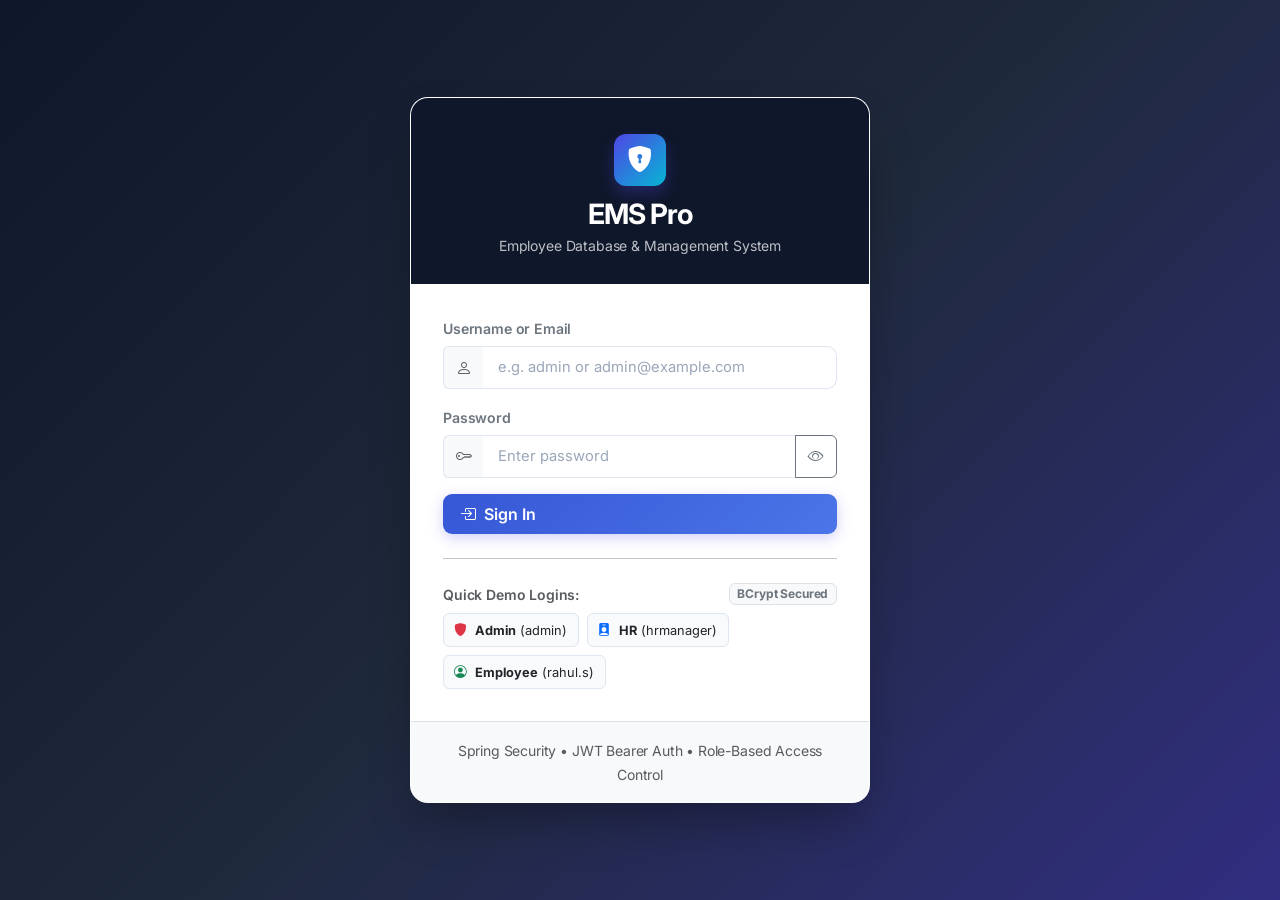
<file: frontend/index.html>
<!DOCTYPE html>
<html lang="en">
<head>
    <meta charset="UTF-8">
    <meta name="viewport" content="width=device-width, initial-scale=1.0">
    <title>Employee Management System | EMS Pro Dashboard</title>
    <!-- Google Fonts: Inter -->
    <link rel="preconnect" href="https://fonts.googleapis.com">
    <link rel="preconnect" href="https://fonts.gstatic.com" crossorigin>
    <link href="https://fonts.googleapis.com/css2?family=Inter:wght@400;500;600;700&display=swap" rel="stylesheet">
    <!-- Bootstrap 5 CSS -->
    <link href="https://cdn.jsdelivr.net/npm/bootstrap@5.3.3/dist/css/bootstrap.min.css" rel="stylesheet">
    <!-- Bootstrap Icons -->
    <link rel="stylesheet" href="https://cdn.jsdelivr.net/npm/bootstrap-icons@1.11.3/font/bootstrap-icons.min.css">
    <!-- Custom CSS -->
    <link rel="stylesheet" href="css/style.css">
</head>
<body>

    <!-- Navigation Bar -->
    <nav class="navbar navbar-expand-lg navbar-dark navbar-custom">
        <div class="container-fluid px-lg-4">
            <a class="navbar-brand" href="index.html">
                <div class="brand-icon"><i class="bi bi-people-fill"></i></div>
                <span>EMS Pro</span>
            </a>
            <button class="navbar-toggler" type="button" data-bs-toggle="collapse" data-bs-target="#navbarContent">
                <span class="navbar-toggler-icon"></span>
            </button>
            <div class="collapse navbar-collapse" id="navbarContent">
                <ul class="navbar-nav me-auto mb-2 mb-lg-0 ms-lg-3">
                    <li class="nav-item nav-admin-hr">
                        <a class="nav-link active" href="index.html"><i class="bi bi-speedometer2 me-1"></i> Dashboard</a>
                    </li>
                    <li class="nav-item nav-admin-hr">
                        <a class="nav-link" href="employees.html"><i class="bi bi-person-lines-fill me-1"></i> Directory</a>
                    </li>
                    <li class="nav-item nav-admin-hr">
                        <a class="nav-link" href="add-employee.html"><i class="bi bi-person-plus-fill me-1"></i> Add Employee</a>
                    </li>
                    <li class="nav-item admin-only d-none">
                        <a class="nav-link" href="departments.html"><i class="bi bi-building me-1"></i> Departments</a>
                    </li>
                    <li class="nav-item">
                        <a class="nav-link" href="leaves.html"><i class="bi bi-calendar-check me-1"></i> Leaves</a>
                    </li>
                    <li class="nav-item admin-only d-none">
                        <a class="nav-link" href="audit-logs.html"><i class="bi bi-journal-text me-1"></i> Audit Logs</a>
                    </li>
                    <li class="nav-item">
                        <a class="nav-link" href="profile.html"><i class="bi bi-person-circle me-1"></i> My Profile</a>
                    </li>
                </ul>

                <!-- Authenticated User Display & Actions -->
                <div class="d-flex align-items-center gap-2">
                    <div class="d-flex align-items-center gap-2">
                        <span class="text-light small text-secondary">User:</span>
                        <div class="role-badge">
                            <i class="bi bi-shield-check text-warning"></i>
                            <span id="currentUsernameDisplay">admin</span>
                            <span class="badge bg-secondary ms-1" id="currentRoleDisplay">ADMIN</span>
                        </div>
                    </div>
                    <button class="btn btn-sm btn-outline-info admin-only d-none" data-bs-toggle="modal" data-bs-target="#registerUserModal" title="Register New System User">
                        <i class="bi bi-person-plus"></i> New User
                    </button>
                    <button class="btn btn-sm btn-outline-warning" data-bs-toggle="modal" data-bs-target="#changePasswordModal" title="Change Password">
                        <i class="bi bi-key"></i> Password
                    </button>
                    <button class="btn btn-sm btn-outline-danger" onclick="logout()" title="Sign Out">
                        <i class="bi bi-box-arrow-right"></i> Sign Out
                    </button>
                </div>
            </div>
        </div>
    </nav>

    <!-- Main Container -->
    <div class="container-fluid px-lg-4 py-4">

        <!-- Header & Action -->
        <div class="d-md-flex align-items-center justify-content-between mb-4">
            <div>
                <h2 class="fw-bold text-dark mb-1">Employee Management Dashboard</h2>
                <p class="text-muted mb-0">Overview of organization personnel, departments, and records.</p>
            </div>
            <div class="mt-3 mt-md-0 d-flex gap-2 admin-hr-only">
                <button class="btn btn-outline-secondary" onclick="exportToCSV()">
                    <i class="bi bi-download me-1"></i> Export CSV
                </button>
                <a href="add-employee.html" class="btn btn-primary-custom">
                    <i class="bi bi-person-plus-fill me-1"></i> Add New Employee
                </a>
            </div>
        </div>

        <!-- Metric / Stats Cards (Admin & HR) -->
        <div class="row g-3 mb-4 admin-hr-only" id="statsRow">
            <div class="col-12 col-sm-6 col-xl-3">
                <div class="stat-card">
                    <div class="d-flex align-items-center justify-content-between">
                        <div>
                            <div class="stat-title">Total Employees</div>
                            <div class="stat-value" id="statTotal">--</div>
                        </div>
                        <div class="stat-icon-wrapper stat-icon-primary">
                            <i class="bi bi-people"></i>
                        </div>
                    </div>
                </div>
            </div>
            <div class="col-12 col-sm-6 col-xl-3">
                <div class="stat-card">
                    <div class="d-flex align-items-center justify-content-between">
                        <div>
                            <div class="stat-title">Active Personnel</div>
                            <div class="stat-value text-success" id="statActive">--</div>
                        </div>
                        <div class="stat-icon-wrapper stat-icon-success">
                            <i class="bi bi-person-check"></i>
                        </div>
                    </div>
                </div>
            </div>
            <div class="col-12 col-sm-6 col-xl-3">
                <div class="stat-card">
                    <div class="d-flex align-items-center justify-content-between">
                        <div>
                            <div class="stat-title">Terminated Personnel</div>
                            <div class="stat-value text-danger" id="statTerminated">--</div>
                        </div>
                        <div class="stat-icon-wrapper stat-icon-danger">
                            <i class="bi bi-person-x"></i>
                        </div>
                    </div>
                </div>
            </div>
            <div class="col-12 col-sm-6 col-xl-3">
                <div class="stat-card">
                    <div class="d-flex align-items-center justify-content-between">
                        <div>
                            <div class="stat-title">Departments</div>
                            <div class="stat-value text-primary" id="statDepartments">--</div>
                        </div>
                        <div class="stat-icon-wrapper stat-icon-primary">
                            <i class="bi bi-building"></i>
                        </div>
                    </div>
                </div>
            </div>
            <div class="col-12 col-sm-6 col-xl-3">
                <div class="stat-card">
                    <div class="d-flex align-items-center justify-content-between">
                        <div>
                            <div class="stat-title">Total Leave Requests</div>
                            <div class="stat-value text-secondary" id="statTotalLeaves">--</div>
                        </div>
                        <div class="stat-icon-wrapper stat-icon-primary">
                            <i class="bi bi-calendar2-range"></i>
                        </div>
                    </div>
                </div>
            </div>
            <div class="col-12 col-sm-6 col-xl-3">
                <div class="stat-card">
                    <div class="d-flex align-items-center justify-content-between">
                        <div>
                            <div class="stat-title">Pending Leave Approvals</div>
                            <div class="stat-value text-warning" id="statPendingLeaves">--</div>
                        </div>
                        <div class="stat-icon-wrapper stat-icon-warning">
                            <i class="bi bi-hourglass-split"></i>
                        </div>
                    </div>
                </div>
            </div>
            <div class="col-12 col-sm-6 col-xl-3">
                <div class="stat-card">
                    <div class="d-flex align-items-center justify-content-between">
                        <div>
                            <div class="stat-title">Approved Leaves</div>
                            <div class="stat-value text-success" id="statApprovedLeaves">--</div>
                        </div>
                        <div class="stat-icon-wrapper stat-icon-success">
                            <i class="bi bi-check2-circle"></i>
                        </div>
                    </div>
                </div>
            </div>
            <div class="col-12 col-sm-6 col-xl-3">
                <div class="stat-card">
                    <div class="d-flex align-items-center justify-content-between">
                        <div>
                            <div class="stat-title">Security & Audit</div>
                            <div class="stat-value text-primary fs-6" id="securityBadge">RBAC & Audited</div>
                        </div>
                        <div class="stat-icon-wrapper stat-icon-primary">
                            <i class="bi bi-shield-check"></i>
                        </div>
                    </div>
                </div>
            </div>
        </div>

        <!-- Recent Leave Activity Summary Widget (Admin & HR) -->
        <div class="main-card admin-hr-only mb-4" id="recentLeavesCard">
            <div class="main-card-header d-flex flex-wrap align-items-center justify-content-between gap-2">
                <div class="d-flex align-items-center gap-2">
                    <h5 class="fw-bold text-dark mb-0"><i class="bi bi-calendar-check me-2 text-primary"></i>Recent Leave Activity</h5>
                    <span class="badge bg-warning text-dark" id="dashPendingLeaveCount">-- Pending</span>
                </div>
                <div class="d-flex align-items-center gap-2">
                    <div class="spinner-border spinner-border-sm text-primary d-none" id="recentLeavesSpinner" role="status"></div>
                    <a href="leaves.html" class="btn btn-sm btn-outline-primary">
                        <i class="bi bi-arrow-right-circle me-1"></i> Go to Leaves
                    </a>
                </div>
            </div>
            <div class="table-responsive">
                <table class="table table-hover align-middle mb-0">
                    <thead class="table-light">
                        <tr>
                            <th class="ps-3" style="width: 70px;">ID</th>
                            <th>Employee</th>
                            <th>Type</th>
                            <th>Dates</th>
                            <th>Reason</th>
                            <th>Status</th>
                        </tr>
                    </thead>
                    <tbody id="dashRecentLeavesBody">
                        <tr>
                            <td colspan="6" class="text-center py-3 text-muted">Loading recent leave activity...</td>
                        </tr>
                    </tbody>
                </table>
            </div>
        </div>

        <!-- Employee Role Notice & View (Visible when role is EMPLOYEE) -->
        <div id="employeeRoleViewContainer" class="d-none mb-4">
            <div class="alert alert-info border-info d-flex align-items-center justify-content-between">
                <div>
                    <i class="bi bi-info-circle-fill me-2 fs-5"></i>
                    <strong>Employee Access Mode:</strong> You are signed in as an employee. In accordance with organizational security policies, employees can view only their personal profile record and cannot access the company-wide personnel directory.
                </div>
                <a href="profile.html" class="btn btn-sm btn-primary">
                    <i class="bi bi-person-badge me-1"></i> Full Profile
                </a>
            </div>

            <div class="main-card">
                <div class="main-card-header d-flex align-items-center justify-content-between">
                    <h5 class="fw-bold mb-0 text-dark"><i class="bi bi-person-circle text-primary me-2"></i>My Employee Profile Details</h5>
                    <span class="badge bg-success" id="empRoleStatusBadge">Active</span>
                </div>
                <div class="card-body p-4" id="empRoleCardBody">
                    <div class="text-center py-4" id="empRoleSpinner">
                        <div class="spinner-border text-primary" role="status"></div>
                    </div>
                    <div id="empRoleDetails" class="row g-3 d-none">
                        <div class="col-md-3 text-center border-end">
                            <div class="employee-avatar mx-auto mb-2" id="empRoleAvatar" style="width: 72px; height: 72px; font-size: 1.8rem;">RS</div>
                            <h5 class="fw-bold text-dark mb-0" id="empRoleName">Rahul Sharma</h5>
                            <span class="text-muted small" id="empRoleDesignation">Senior Java Engineer</span>
                        </div>
                        <div class="col-md-9">
                            <div class="row g-2">
                                <div class="col-sm-4"><span class="text-muted small">Employee ID:</span><div class="fw-bold" id="empRoleId">#1</div></div>
                                <div class="col-sm-4"><span class="text-muted small">Email:</span><div class="fw-semibold" id="empRoleEmail">--</div></div>
                                <div class="col-sm-4"><span class="text-muted small">Phone:</span><div class="fw-semibold" id="empRolePhone">--</div></div>
                                <div class="col-sm-4"><span class="text-muted small">Department:</span><div class="fw-semibold" id="empRoleDept">--</div></div>
                                <div class="col-sm-4"><span class="text-muted small">Joining Date:</span><div class="fw-semibold" id="empRoleJoin">--</div></div>
                                <div class="col-sm-4"><span class="text-muted small">Salary:</span><div class="fw-bold text-success" id="empRoleSalary">--</div></div>
                            </div>
                        </div>
                    </div>
                </div>
            </div>
        </div>

        <!-- Filter & Search Section (Admin & HR) -->
        <div class="filter-card mb-4 admin-hr-only">
            <div class="row g-3 align-items-end">
                <div class="col-12 col-md-4">
                    <label class="form-label form-label-custom">Search Employees</label>
                    <div class="input-group">
                        <span class="input-group-text bg-white border-end-0 text-muted"><i class="bi bi-search"></i></span>
                        <input type="text" id="searchInput" class="form-control border-start-0 ps-0" placeholder="Search by name, email, or designation...">
                    </div>
                </div>
                <div class="col-12 col-sm-6 col-md-3">
                    <label class="form-label form-label-custom">Filter by Department</label>
                    <select id="departmentFilter" class="form-select">
                        <option value="ALL">All Departments</option>
                        <option value="Engineering">Engineering</option>
                        <option value="Human Resources">Human Resources</option>
                        <option value="Marketing">Marketing</option>
                        <option value="Finance">Finance</option>
                        <option value="Operations">Operations</option>
                        <option value="Sales">Sales</option>
                    </select>
                </div>
                <div class="col-12 col-sm-6 col-md-3">
                    <label class="form-label form-label-custom">Filter by Status</label>
                    <select id="statusFilter" class="form-select">
                        <option value="ALL">All Statuses</option>
                        <option value="Active">Active</option>
                        <option value="Terminated">Terminated</option>
                        <option value="Inactive">Inactive</option>
                    </select>
                </div>
                <div class="col-12 col-md-2 d-flex gap-2">
                    <button class="btn btn-outline-secondary w-100" id="resetFiltersBtn" title="Reset Filters">
                        <i class="bi bi-arrow-counterclockwise me-1"></i> Reset
                    </button>
                </div>
            </div>
        </div>

        <!-- Employee Table Card (Admin & HR) -->
        <div class="main-card admin-hr-only">
            <div class="main-card-header d-flex flex-wrap align-items-center justify-content-between gap-2">
                <div class="d-flex align-items-center gap-2">
                    <h5 class="fw-bold text-dark mb-0">Employee Directory</h5>
                    <span class="badge bg-light text-secondary border" id="tableCountDisplay">Showing 0 employees</span>
                </div>
                <div class="d-flex align-items-center gap-2">
                    <div class="spinner-border spinner-border-sm text-primary" id="tableSpinner" role="status" style="display: none;">
                        <span class="visually-hidden">Loading...</span>
                    </div>
                    <button class="btn btn-sm btn-outline-secondary" onclick="loadEmployees()" title="Refresh records">
                        <i class="bi bi-arrow-clockwise"></i> Refresh
                    </button>
                </div>
            </div>

            <div class="table-responsive">
                <table class="table table-custom align-middle mb-0">
                    <thead>
                        <tr>
                            <th scope="col" style="width: 80px; cursor: pointer;" onclick="handleSortTable('id')" title="Click to sort by ID">
                                ID <i class="bi bi-arrow-down-up small text-muted" id="sortIcon-id"></i>
                            </th>
                            <th scope="col" style="cursor: pointer;" onclick="handleSortTable('name')" title="Click to sort by Name">
                                Employee Name <i class="bi bi-arrow-down-up small text-muted" id="sortIcon-name"></i>
                            </th>
                            <th scope="col" style="cursor: pointer;" onclick="handleSortTable('department')" title="Click to sort by Department">
                                Department <i class="bi bi-arrow-down-up small text-muted" id="sortIcon-department"></i>
                            </th>
                            <th scope="col" style="cursor: pointer;" onclick="handleSortTable('designation')" title="Click to sort by Designation">
                                Designation <i class="bi bi-arrow-down-up small text-muted" id="sortIcon-designation"></i>
                            </th>
                            <th scope="col">Status</th>
                            <th scope="col" style="cursor: pointer;" onclick="handleSortTable('joiningDate')" title="Click to sort by Joining Date">
                                Joining Date <i class="bi bi-arrow-down-up small text-muted" id="sortIcon-joiningDate"></i>
                            </th>
                            <th scope="col" style="cursor: pointer;" onclick="handleSortTable('salary')" title="Click to sort by Salary">
                                Salary <i class="bi bi-arrow-down-up small text-muted" id="sortIcon-salary"></i>
                            </th>
                            <th scope="col" class="text-center" style="width: 140px;">Actions</th>
                        </tr>
                    </thead>
                    <tbody id="employeeTableBody">
                        <!-- Populated dynamically via app.js -->
                    </tbody>
                </table>
            </div>

            <!-- Usability: Pagination & Row Counter Controls -->
            <div class="card-footer bg-white d-flex flex-wrap align-items-center justify-content-between py-2 px-3 border-top" id="employeePaginationFooter">
                <div class="small text-muted" id="paginationSummary">Showing 0 of 0 employees</div>
                <nav aria-label="Employee directory page navigation">
                    <ul class="pagination pagination-sm mb-0 gap-1" id="paginationControls">
                        <!-- Rendered by app.js -->
                    </ul>
                </nav>
            </div>
        </div>

    </div>

    <!-- View Employee Details Modal -->
    <div class="modal fade" id="viewEmployeeModal" tabindex="-1" aria-labelledby="viewModalLabel" aria-hidden="true">
        <div class="modal-dialog modal-dialog-centered">
            <div class="modal-content border-0 shadow">
                <div class="modal-header bg-light">
                    <h5 class="modal-title fw-bold text-dark" id="viewModalLabel">
                        <i class="bi bi-person-badge me-2 text-primary"></i>Employee Details
                    </h5>
                    <button type="button" class="btn-close" data-bs-dismiss="modal" aria-label="Close"></button>
                </div>
                <div class="modal-body p-4">
                    <div class="text-center mb-4">
                        <div class="employee-avatar mx-auto mb-2" id="viewModalAvatar" style="width: 64px; height: 64px; font-size: 1.5rem;">JD</div>
                        <h5 class="fw-bold mb-0 text-dark" id="viewModalFullName">John Doe</h5>
                        <p class="text-muted small mb-1" id="viewModalDesignation">Software Engineer</p>
                        <span class="badge" id="viewModalStatusBadge">Active</span>
                    </div>

                    <div class="list-group list-group-flush border-top border-bottom">
                        <div class="list-group-item d-flex justify-content-between py-2">
                            <span class="text-muted small">Employee ID</span>
                            <span class="fw-semibold small" id="viewModalId">--</span>
                        </div>
                        <div class="list-group-item d-flex justify-content-between py-2">
                            <span class="text-muted small">Email Address</span>
                            <span class="fw-semibold small" id="viewModalEmail">--</span>
                        </div>
                        <div class="list-group-item d-flex justify-content-between py-2">
                            <span class="text-muted small">Phone Number</span>
                            <span class="fw-semibold small" id="viewModalPhone">--</span>
                        </div>
                        <div class="list-group-item d-flex justify-content-between py-2">
                            <span class="text-muted small">Department</span>
                            <span class="fw-semibold small" id="viewModalDepartment">--</span>
                        </div>
                        <div class="list-group-item d-flex justify-content-between py-2">
                            <span class="text-muted small">Monthly Salary</span>
                            <span class="fw-semibold small text-success" id="viewModalSalary">--</span>
                        </div>
                        <div class="list-group-item d-flex justify-content-between py-2">
                            <span class="text-muted small">Date of Birth</span>
                            <span class="fw-semibold small" id="viewModalDob">--</span>
                        </div>
                        <div class="list-group-item d-flex justify-content-between py-2">
                            <span class="text-muted small">Gender</span>
                            <span class="fw-semibold small" id="viewModalGender">--</span>
                        </div>
                        <div class="list-group-item d-flex justify-content-between py-2">
                            <span class="text-muted small">Joining Date</span>
                            <span class="fw-semibold small" id="viewModalJoiningDate">--</span>
                        </div>
                        <div class="list-group-item py-2">
                            <span class="text-muted small d-block mb-1">Address</span>
                            <span class="fw-semibold small text-secondary" id="viewModalAddress">--</span>
                        </div>
                        <div class="list-group-item py-2 d-none" id="viewModalTerminationSection">
                            <span class="text-danger small d-block mb-1 fw-semibold"><i class="bi bi-person-x me-1"></i>Termination Details</span>
                            <div class="small text-danger" id="viewModalTerminationInfo">--</div>
                        </div>
                    </div>
                </div>
                <div class="modal-footer bg-light">
                    <button type="button" class="btn btn-secondary btn-sm" data-bs-dismiss="modal">Close</button>
                </div>
            </div>
        </div>
    </div>

    <!-- Terminate Confirmation Modal -->
    <div class="modal fade" id="terminateConfirmModal" tabindex="-1" aria-labelledby="terminateModalLabel" aria-hidden="true">
        <div class="modal-dialog modal-dialog-centered">
            <div class="modal-content border-0 shadow">
                <div class="modal-header bg-danger-subtle">
                    <h5 class="modal-title fw-bold text-danger" id="terminateModalLabel">
                        <i class="bi bi-person-x-fill me-2"></i>Terminate Employee
                    </h5>
                    <button type="button" class="btn-close" data-bs-dismiss="modal" aria-label="Close"></button>
                </div>
                <div class="modal-body p-4">
                    <div id="terminateAlert" class="alert d-none py-2 px-3 small" role="alert"></div>
                    <p class="text-secondary small mb-3">
                        Are you sure you want to terminate <strong id="terminateEmployeeName">this employee</strong>?
                        This will transition their status to <strong class="text-danger">TERMINATED</strong> and deactivate linked user accounts.
                    </p>
                    <form id="terminateEmployeeForm" novalidate>
                        <div class="mb-3">
                            <label for="terminateEffectiveDate" class="form-label small fw-semibold">Effective Date <span class="text-danger">*</span></label>
                            <input type="date" class="form-control" id="terminateEffectiveDate" required>
                            <div class="invalid-feedback">Effective date cannot be before joining date.</div>
                        </div>
                        <div class="mb-3">
                            <label for="terminateReason" class="form-label small fw-semibold">Termination Reason <span class="text-danger">*</span></label>
                            <textarea class="form-control" id="terminateReason" rows="3" placeholder="Provide reason for termination..." required minlength="3" maxlength="500"></textarea>
                            <div class="invalid-feedback">Please enter a reason between 3 and 500 characters.</div>
                        </div>
                        <div class="d-flex justify-content-end gap-2 mt-4">
                            <button type="button" class="btn btn-outline-secondary btn-sm" data-bs-dismiss="modal">Cancel</button>
                            <button type="submit" id="confirmTerminateBtn" class="btn btn-danger btn-sm px-3">
                                <i class="bi bi-person-x me-1"></i> Confirm Termination
                            </button>
                        </div>
                    </form>
                </div>
            </div>
        </div>
    </div>

    <!-- Delete Confirmation Modal -->
    <div class="modal fade" id="deleteConfirmModal" tabindex="-1" aria-labelledby="deleteModalLabel" aria-hidden="true">
        <div class="modal-dialog modal-dialog-centered modal-sm">
            <div class="modal-content border-0 shadow">
                <div class="modal-body text-center p-4">
                    <div class="text-danger mb-3">
                        <i class="bi bi-exclamation-triangle-fill" style="font-size: 3rem;"></i>
                    </div>
                    <h5 class="fw-bold mb-2">Delete Employee?</h5>
                    <p class="text-muted small mb-4">
                        Are you sure you want to delete <strong id="deleteEmployeeName">this employee</strong>? This action will permanently remove the record from the MySQL database.
                    </p>
                    <div class="d-flex gap-2 justify-content-center">
                        <button type="button" class="btn btn-light btn-sm px-3" data-bs-dismiss="modal">Cancel</button>
                        <button type="button" id="confirmDeleteBtn" class="btn btn-danger btn-sm px-3">Yes, Delete</button>
                    </div>
                </div>
            </div>
        </div>
    </div>

    <!-- Change Password Modal -->
    <div class="modal fade" id="changePasswordModal" tabindex="-1" aria-labelledby="changePasswordModalLabel" aria-hidden="true">
        <div class="modal-dialog modal-dialog-centered">
            <div class="modal-content">
                <div class="modal-header">
                    <h5 class="modal-title fw-bold" id="changePasswordModalLabel"><i class="bi bi-shield-lock me-2 text-warning"></i>Change Password</h5>
                    <button type="button" class="btn-close" data-bs-dismiss="modal" aria-label="Close"></button>
                </div>
                <div class="modal-body p-4">
                    <div id="changePasswordAlert" class="alert d-none py-2 px-3 small" role="alert"></div>
                    <form id="changePasswordForm" novalidate>
                        <div class="mb-3">
                            <label for="currentPasswordInput" class="form-label small fw-semibold">Current Password</label>
                            <input type="password" class="form-control" id="currentPasswordInput" required>
                        </div>
                        <div class="mb-3">
                            <label for="newPasswordInput" class="form-label small fw-semibold">New Password (min 6 characters)</label>
                            <input type="password" class="form-control" id="newPasswordInput" required>
                        </div>
                        <div class="mb-3">
                            <label for="confirmPasswordInput" class="form-label small fw-semibold">Confirm New Password</label>
                            <input type="password" class="form-control" id="confirmPasswordInput" required>
                        </div>
                        <div class="d-flex justify-content-end gap-2 mt-4">
                            <button type="button" class="btn btn-outline-secondary" data-bs-dismiss="modal">Cancel</button>
                            <button type="submit" class="btn btn-primary-custom" id="submitChangePasswordBtn">Update Password</button>
                        </div>
                    </form>
                </div>
            </div>
        </div>
    </div>

    <!-- Register User Modal (ADMIN only) -->
    <div class="modal fade" id="registerUserModal" tabindex="-1" aria-labelledby="registerUserModalLabel" aria-hidden="true">
        <div class="modal-dialog modal-dialog-centered">
            <div class="modal-content">
                <div class="modal-header">
                    <h5 class="modal-title fw-bold" id="registerUserModalLabel"><i class="bi bi-person-plus-fill me-2 text-primary"></i>Register New System User</h5>
                    <button type="button" class="btn-close" data-bs-dismiss="modal" aria-label="Close"></button>
                </div>
                <div class="modal-body p-4">
                    <div id="registerUserAlert" class="alert d-none py-2 px-3 small" role="alert"></div>
                    <form id="registerUserForm" novalidate>
                        <div class="mb-3">
                            <label for="regUsernameInput" class="form-label small fw-semibold">Username</label>
                            <input type="text" class="form-control" id="regUsernameInput" required placeholder="e.g. jdoe">
                        </div>
                        <div class="mb-3">
                            <label for="regEmailInput" class="form-label small fw-semibold">Email Address</label>
                            <input type="email" class="form-control" id="regEmailInput" required placeholder="e.g. jdoe@example.com">
                        </div>
                        <div class="mb-3">
                            <label for="regPasswordInput" class="form-label small fw-semibold">Password</label>
                            <input type="password" class="form-control" id="regPasswordInput" required placeholder="Minimum 6 characters">
                        </div>
                        <div class="mb-3">
                            <label for="regRoleSelect" class="form-label small fw-semibold">User Role</label>
                            <select class="form-select" id="regRoleSelect" required>
                                <option value="ADMIN">ADMIN - Full Administrative Access</option>
                                <option value="HR">HR - Personnel Management (No Deletion)</option>
                                <option value="EMPLOYEE">EMPLOYEE - Self Service View Only</option>
                            </select>
                        </div>
                        <div class="mb-3">
                            <label for="regEmployeeIdInput" class="form-label small fw-semibold">Linked Employee ID (Optional, for EMPLOYEE role)</label>
                            <input type="number" class="form-control" id="regEmployeeIdInput" placeholder="e.g. 1">
                        </div>
                        <div class="d-flex justify-content-end gap-2 mt-4">
                            <button type="button" class="btn btn-outline-secondary" data-bs-dismiss="modal">Cancel</button>
                            <button type="submit" class="btn btn-primary-custom" id="submitRegisterUserBtn">Register User</button>
                        </div>
                    </form>
                </div>
            </div>
        </div>
    </div>

    <!-- Toast Notification Container -->
    <div class="toast-container position-fixed bottom-0 end-0 p-3" id="toastContainer" style="z-index: 1090;"></div>

    <!-- Footer -->
    <footer class="text-center">
        <div class="container">
            <p class="mb-0">Employee Database Management System &bull; Java Full Stack Development (FSD) Project</p>
            <p class="mb-0 small text-muted">Spring Boot Monolith &bull; Spring Security &bull; JWT Authentication &bull; MySQL &bull; Bootstrap 5</p>
        </div>
    </footer>

    <!-- Bootstrap 5 JS Bundle -->
    <script src="https://cdn.jsdelivr.net/npm/bootstrap@5.3.3/dist/js/bootstrap.bundle.min.js"></script>
    <!-- App Logic JS -->
    <script src="js/app.js"></script>
</body>
</html>
</file>
<file: frontend/css/style.css>
/* ========================================================
   Employee Database Management System (EMS Pro)
   Modern, Premium Enterprise UI Stylesheet
   ======================================================== */

@import url('https://fonts.googleapis.com/css2?family=Inter:wght@300;400;500;600;700;800&display=swap');

:root {
    --primary-color: #4f46e5;
    --primary-hover: #4338ca;
    --primary-light: #eef2ff;
    --primary-gradient: linear-gradient(135deg, #4f46e5 0%, #3b82f6 100%);
    --secondary-color: #0f172a;
    --secondary-gradient: linear-gradient(135deg, #0f172a 0%, #1e1b4b 100%);
    --accent-color: #06b6d4;
    --success-color: #10b981;
    --warning-color: #f59e0b;
    --danger-color: #ef4444;
    --bg-light: #f8fafc;
    --card-bg: #ffffff;
    --border-color: #e2e8f0;
    --border-subtle: #f1f5f9;
    --text-primary: #0f172a;
    --text-secondary: #475569;
    --text-muted: #64748b;
    --radius-sm: 8px;
    --radius-md: 12px;
    --radius-lg: 16px;
    --shadow-subtle: 0 1px 3px 0 rgba(15, 23, 42, 0.05), 0 1px 2px -1px rgba(15, 23, 42, 0.05);
    --shadow-card: 0 4px 16px -2px rgba(15, 23, 42, 0.05), 0 2px 6px -2px rgba(15, 23, 42, 0.03);
    --shadow-hover: 0 12px 24px -4px rgba(15, 23, 42, 0.09), 0 4px 8px -2px rgba(15, 23, 42, 0.04);
}

body {
    font-family: 'Inter', -apple-system, BlinkMacSystemFont, "Segoe UI", Roboto, Helvetica, Arial, sans-serif;
    background-color: var(--bg-light);
    color: var(--text-primary);
    min-height: 100vh;
    display: flex;
    flex-direction: column;
    -webkit-font-smoothing: antialiased;
    -moz-osx-font-smoothing: grayscale;
}

/* ========================================================
   Navbar & Top Header
   ======================================================== */
.navbar-custom {
    background: var(--secondary-gradient) !important;
    box-shadow: 0 4px 20px rgba(15, 23, 42, 0.15);
    padding: 0.85rem 1.25rem;
    border-bottom: 1px solid rgba(255, 255, 255, 0.08);
}

.navbar-brand {
    font-weight: 800;
    font-size: 1.3rem;
    letter-spacing: -0.5px;
    display: flex;
    align-items: center;
    gap: 0.75rem;
    color: #ffffff !important;
}

.brand-icon {
    width: 38px;
    height: 38px;
    border-radius: 10px;
    background: linear-gradient(135deg, #6366f1, #06b6d4);
    display: flex;
    align-items: center;
    justify-content: center;
    color: #fff;
    font-size: 1.15rem;
    box-shadow: 0 4px 12px rgba(99, 102, 241, 0.4);
    transition: transform 0.2s ease;
}

.navbar-brand:hover .brand-icon {
    transform: scale(1.05);
}

/* Scoped specifically to navbar navigation links */
.navbar-custom .nav-link {
    font-weight: 500;
    font-size: 0.92rem;
    color: #cbd5e1 !important;
    padding: 0.5rem 0.95rem !important;
    border-radius: var(--radius-sm);
    transition: all 0.2s ease;
    display: inline-flex;
    align-items: center;
    gap: 0.35rem;
}

.navbar-custom .nav-link:hover {
    color: #ffffff !important;
    background-color: rgba(255, 255, 255, 0.1);
}

.navbar-custom .nav-link.active {
    color: #ffffff !important;
    background-color: rgba(255, 255, 255, 0.16);
    font-weight: 600;
}

.role-badge {
    background: rgba(255, 255, 255, 0.12);
    border: 1px solid rgba(255, 255, 255, 0.25);
    color: #f8fafc;
    font-size: 0.78rem;
    padding: 0.25rem 0.65rem;
    border-radius: 9999px;
    display: inline-flex;
    align-items: center;
    gap: 0.35rem;
    backdrop-filter: blur(4px);
}

/* ========================================================
   Tab Navigation (Leaves & Section Tabs) - CRITICAL FIX
   ======================================================== */
.nav-tabs {
    border-bottom: 2px solid var(--border-color);
    gap: 0.5rem;
}

.nav-tabs .nav-link {
    font-weight: 600 !important;
    font-size: 0.95rem !important;
    color: #64748b !important;
    background-color: transparent !important;
    border: 1px solid transparent !important;
    border-bottom: 2px solid transparent !important;
    border-radius: 10px 10px 0 0 !important;
    padding: 0.75rem 1.4rem !important;
    transition: all 0.2s ease;
    display: inline-flex;
    align-items: center;
}

.nav-tabs .nav-link:hover {
    color: var(--primary-color) !important;
    background-color: #f1f5f9 !important;
}

.nav-tabs .nav-link.active {
    color: var(--primary-color) !important;
    background-color: #ffffff !important;
    border-color: var(--border-color) var(--border-color) #ffffff !important;
    border-bottom: 3px solid var(--primary-color) !important;
    box-shadow: 0 -2px 6px rgba(0, 0, 0, 0.02);
}

/* ========================================================
   Stat Cards & Metrics
   ======================================================== */
.stat-card {
    background: #ffffff;
    border: 1px solid rgba(226, 232, 240, 0.9);
    border-radius: 14px;
    padding: 1.35rem 1.5rem;
    box-shadow: var(--shadow-card);
    transition: transform 0.25s cubic-bezier(0.16, 1, 0.3, 1), box-shadow 0.25s cubic-bezier(0.16, 1, 0.3, 1);
    position: relative;
    overflow: hidden;
}

.stat-card::before {
    content: '';
    position: absolute;
    top: 0;
    left: 0;
    right: 0;
    height: 3px;
    background: transparent;
    transition: background 0.2s ease;
}

.stat-card:hover {
    transform: translateY(-3px);
    box-shadow: var(--shadow-hover);
}

.stat-card:hover::before {
    background: var(--primary-gradient);
}

.stat-icon-wrapper {
    width: 48px;
    height: 48px;
    border-radius: 12px;
    display: flex;
    align-items: center;
    justify-content: center;
    font-size: 1.4rem;
    flex-shrink: 0;
}

.stat-icon-primary {
    background-color: #e0e7ff;
    color: #4338ca;
}

.stat-icon-success {
    background-color: #d1fae5;
    color: #059669;
}

.stat-icon-warning {
    background-color: #fef3c7;
    color: #d97706;
}

.stat-icon-danger {
    background-color: #fee2e2;
    color: #dc2626;
}

.stat-icon-info {
    background-color: #cffafe;
    color: #0891b2;
}

.stat-title {
    font-size: 0.76rem;
    font-weight: 700;
    text-transform: uppercase;
    letter-spacing: 0.6px;
    color: #64748b;
    margin-bottom: 0.35rem;
}

.stat-value {
    font-size: 1.85rem;
    font-weight: 800;
    color: var(--text-primary);
    line-height: 1.1;
    letter-spacing: -0.5px;
}

/* ========================================================
   Main Containers & Cards
   ======================================================== */
.main-card {
    background: var(--card-bg);
    border: 1px solid var(--border-color);
    border-radius: 14px;
    box-shadow: var(--shadow-card);
    overflow: hidden;
}

.main-card-header {
    background-color: #ffffff;
    border-bottom: 1px solid var(--border-color);
    padding: 1.25rem 1.5rem;
}

/* ========================================================
   Modern Data Tables
   ======================================================== */
.custom-table {
    margin-bottom: 0;
}

.custom-table thead th,
.table thead th {
    background-color: #f8fafc;
    color: #475569;
    font-weight: 700;
    font-size: 0.78rem;
    text-transform: uppercase;
    letter-spacing: 0.6px;
    border-bottom: 1px solid var(--border-color);
    padding: 0.95rem 1.1rem;
    white-space: nowrap;
}

.custom-table tbody td,
.table tbody td {
    padding: 0.95rem 1.1rem;
    vertical-align: middle;
    border-bottom: 1px solid #f1f5f9;
    font-size: 0.92rem;
    color: #1e293b;
}

.custom-table tbody tr:hover,
.table-hover tbody tr:hover {
    background-color: #f8fafc;
}

/* Employee Avatar Icon */
.employee-avatar {
    width: 40px;
    height: 40px;
    border-radius: 50%;
    background: linear-gradient(135deg, #e0e7ff, #c7d2fe);
    color: #3730a3;
    display: inline-flex;
    align-items: center;
    justify-content: center;
    font-weight: 700;
    font-size: 0.92rem;
    margin-right: 0.75rem;
    box-shadow: 0 2px 4px rgba(79, 70, 229, 0.1);
}

/* Status Badges */
.badge-status {
    padding: 0.35rem 0.75rem;
    font-size: 0.76rem;
    font-weight: 600;
    border-radius: 9999px;
    display: inline-flex;
    align-items: center;
    gap: 0.35rem;
}

.badge-status-active {
    background-color: #ecfdf5;
    color: #065f46;
    border: 1px solid #a7f3d0;
}

.badge-status-inactive {
    background-color: #f8fafc;
    color: #475569;
    border: 1px solid #cbd5e1;
}

.badge-status-terminated {
    background-color: #fef2f2;
    color: #991b1b;
    border: 1px solid #fecaca;
}

.badge-department {
    background-color: #f1f5f9;
    color: #334155;
    border-radius: 6px;
    padding: 0.28rem 0.6rem;
    font-size: 0.82rem;
    font-weight: 500;
    border: 1px solid #e2e8f0;
}

/* ========================================================
   Buttons & Interactive Elements
   ======================================================== */
.btn-primary-custom {
    background: var(--primary-gradient);
    border: none;
    color: #ffffff;
    font-weight: 600;
    padding: 0.55rem 1.2rem;
    border-radius: 10px;
    box-shadow: 0 4px 14px rgba(79, 70, 229, 0.25);
    transition: all 0.2s cubic-bezier(0.16, 1, 0.3, 1);
    display: inline-flex;
    align-items: center;
    gap: 0.45rem;
}

.btn-primary-custom:hover {
    background: linear-gradient(135deg, #4338ca 0%, #2563eb 100%);
    box-shadow: 0 6px 18px rgba(79, 70, 229, 0.35);
    transform: translateY(-1px);
    color: #ffffff;
}

.btn-primary-custom:active {
    transform: translateY(0);
}

.btn-action {
    width: 32px;
    height: 32px;
    padding: 0;
    display: inline-flex;
    align-items: center;
    justify-content: center;
    border-radius: 8px;
    font-size: 0.88rem;
    transition: all 0.15s ease;
}

.btn-action:hover {
    transform: scale(1.08);
}

/* Form Controls */
.form-label {
    font-weight: 600;
    font-size: 0.88rem;
    color: #334155;
    margin-bottom: 0.4rem;
}

.form-control, .form-select {
    border-radius: 10px;
    border: 1px solid var(--border-color);
    padding: 0.6rem 0.95rem;
    font-size: 0.92rem;
    transition: border-color 0.15s ease, box-shadow 0.15s ease;
}

.form-control:focus, .form-select:focus {
    border-color: var(--primary-color);
    box-shadow: 0 0 0 3px rgba(79, 70, 229, 0.15);
}

.required-star {
    color: var(--danger-color);
    font-weight: bold;
}

/* Modals */
.modal-content {
    border-radius: 16px;
    border: 1px solid rgba(226, 232, 240, 0.8);
    box-shadow: 0 20px 40px -10px rgba(15, 23, 42, 0.2);
    overflow: hidden;
}

.modal-header {
    background-color: #f8fafc;
    border-bottom: 1px solid var(--border-color);
    padding: 1.15rem 1.5rem;
}

.modal-title {
    font-weight: 700;
    font-size: 1.15rem;
    color: #0f172a;
}

.modal-footer {
    background-color: #f8fafc;
    border-top: 1px solid var(--border-color);
    padding: 1rem 1.5rem;
}

/* Empty State */
.empty-state {
    padding: 3.5rem 1.5rem;
    text-align: center;
}

.empty-state-icon {
    font-size: 3.2rem;
    color: #94a3b8;
    margin-bottom: 1rem;
}

/* Floating Toast Alert Container */
#toastContainer {
    position: fixed;
    top: 24px;
    right: 24px;
    z-index: 10050;
    max-width: 380px;
}

.toast-custom {
    border-radius: 12px;
    box-shadow: 0 10px 25px -5px rgba(0, 0, 0, 0.12), 0 8px 10px -6px rgba(0, 0, 0, 0.08);
    border: 1px solid rgba(0, 0, 0, 0.05);
    overflow: hidden;
    animation: slideInRight 0.25s cubic-bezier(0.16, 1, 0.3, 1);
}

@keyframes slideInRight {
    from {
        transform: translateX(100%);
        opacity: 0;
    }
    to {
        transform: translateX(0);
        opacity: 1;
    }
}

/* Footer */
footer {
    margin-top: auto;
    background-color: #ffffff;
    border-top: 1px solid var(--border-color);
    padding: 1.35rem 0;
    font-size: 0.88rem;
    color: var(--text-muted);
}

/* ========================================================
   EMS Pro visual system refinements
   ======================================================== */
:root {
    --primary-color: #3657d6;
    --primary-hover: #2946b8;
    --primary-light: #edf1ff;
    --primary-gradient: linear-gradient(135deg, #3657d6 0%, #4b75e8 100%);
    --secondary-color: #111b35;
    --secondary-gradient: linear-gradient(115deg, #111b35 0%, #1b2b55 100%);
    --accent-color: #20b8b1;
    --bg-light: #f4f7fb;
    --border-color: #dfe6f0;
    --text-primary: #15213d;
    --text-secondary: #50607b;
    --text-muted: #71809a;
    --radius-sm: 8px;
    --radius-md: 12px;
    --radius-lg: 18px;
    --shadow-card: 0 8px 24px rgba(31, 48, 85, 0.06);
    --shadow-hover: 0 14px 32px rgba(31, 48, 85, 0.12);
}

body {
    background:
        radial-gradient(circle at 100% 0, rgba(75, 117, 232, 0.08), transparent 28rem),
        var(--bg-light);
    letter-spacing: -0.01em;
}

body > .container-fluid,
body > .container {
    width: 100%;
    max-width: 1600px;
}

.navbar-custom {
    position: sticky;
    top: 0;
    z-index: 1030;
    min-height: 72px;
    padding: 0.7rem clamp(1rem, 2.5vw, 2.5rem);
    background: rgba(17, 27, 53, 0.97) !important;
    box-shadow: 0 8px 24px rgba(17, 27, 53, 0.16);
    backdrop-filter: blur(14px);
}

.navbar-brand {
    font-size: 1.08rem;
    letter-spacing: -0.03em;
}

.brand-icon {
    width: 40px;
    height: 40px;
    border-radius: 12px;
    background: linear-gradient(135deg, #6685f2, #20b8b1);
}

.navbar-custom .nav-link {
    position: relative;
    min-height: 40px;
    font-size: 0.84rem;
    padding: 0.58rem 0.78rem !important;
}

.navbar-custom .nav-link.active {
    background: rgba(255, 255, 255, 0.11);
}

.navbar-custom .nav-link.active::after {
    content: "";
    position: absolute;
    left: 0.78rem;
    right: 0.78rem;
    bottom: 0.18rem;
    height: 2px;
    border-radius: 2px;
    background: #6f8fff;
}

.role-badge {
    min-height: 34px;
    padding: 0.25rem 0.55rem;
    background: rgba(255, 255, 255, 0.09);
    border-color: rgba(255, 255, 255, 0.16);
    font-size: 0.74rem;
}

.navbar-custom .btn {
    border-radius: 8px;
    font-size: 0.76rem;
    font-weight: 600;
}

h1, h2, h3, h4, h5, h6 {
    letter-spacing: -0.035em;
}

h2 {
    font-size: clamp(1.45rem, 2vw, 1.85rem);
}

.container-fluid.py-4,
.container.py-4 {
    padding-top: clamp(1.5rem, 3vw, 2.5rem) !important;
    padding-bottom: clamp(2rem, 4vw, 3.5rem) !important;
}

.stat-card,
.main-card,
.card {
    border-color: rgba(223, 230, 240, 0.9);
    box-shadow: var(--shadow-card);
}

.stat-card {
    min-height: 116px;
    padding: 1.25rem 1.35rem;
}

.stat-card::after {
    content: "";
    position: absolute;
    width: 90px;
    height: 90px;
    right: -34px;
    bottom: -48px;
    border-radius: 50%;
    background: rgba(54, 87, 214, 0.045);
}

.stat-icon-wrapper {
    width: 44px;
    height: 44px;
    border-radius: 13px;
    font-size: 1.2rem;
}

.stat-title {
    font-size: 0.7rem;
    letter-spacing: 0.08em;
}

.stat-value {
    font-size: 1.7rem;
}

.main-card-header,
.card-header {
    padding: 1.1rem 1.35rem;
    background: #fff;
}

.main-card-header .form-control,
.main-card-header .form-select {
    background: #f7f9fc;
}

.table-responsive {
    border-radius: 0 0 var(--radius-md) var(--radius-md);
}

.custom-table thead th,
.table thead th {
    background: #f7f9fc;
    color: #62708a;
    font-size: 0.7rem;
    letter-spacing: 0.08em;
    padding: 0.85rem 1rem;
}

.custom-table tbody td,
.table tbody td {
    padding: 0.88rem 1rem;
    font-size: 0.86rem;
}

.custom-table tbody tr:last-child td,
.table tbody tr:last-child td {
    border-bottom: 0;
}

.employee-avatar {
    width: 38px;
    height: 38px;
    margin-right: 0.65rem;
    background: linear-gradient(135deg, #e4eaff, #d7f4f1);
    color: #3657d6;
}

.badge-status,
.badge-department {
    font-size: 0.7rem;
    letter-spacing: 0.01em;
}

.btn-primary-custom,
.btn {
    transition: transform 0.18s ease, box-shadow 0.18s ease, background-color 0.18s ease;
}

.btn-primary-custom {
    border-radius: 9px;
    padding: 0.62rem 1.05rem;
}

.btn-primary-custom:hover,
.btn:hover:not(:disabled) {
    transform: translateY(-1px);
}

.btn-outline-secondary,
.btn-outline-primary,
.btn-outline-danger,
.btn-outline-warning,
.btn-outline-info {
    font-weight: 600;
}

.form-control,
.form-select,
.input-group-text {
    min-height: 42px;
}

.input-group-text {
    border-color: var(--border-color);
}

.form-control::placeholder {
    color: #9aa6b9;
}

.form-check-input:focus,
.form-control:focus,
.form-select:focus,
.btn:focus-visible,
.nav-link:focus-visible,
.navbar-toggler:focus-visible {
    outline: 3px solid rgba(54, 87, 214, 0.28);
    outline-offset: 2px;
    box-shadow: none;
}

.modal-header {
    padding: 1.2rem 1.35rem;
}

.modal-footer {
    padding: 0.9rem 1.35rem;
}

.empty-state {
    padding: 4rem 1.5rem;
}

.empty-state-icon {
    display: inline-flex;
    width: 64px;
    height: 64px;
    align-items: center;
    justify-content: center;
    border-radius: 20px;
    background: var(--primary-light);
    color: var(--primary-color);
    font-size: 2rem;
}

#toastContainer {
    top: 88px;
    right: clamp(1rem, 2.5vw, 2.5rem);
}

@media (max-width: 991.98px) {
    .navbar-custom .navbar-collapse {
        margin-top: 0.75rem;
        padding: 0.7rem;
        border: 1px solid rgba(255, 255, 255, 0.1);
        border-radius: 12px;
        background: rgba(10, 18, 39, 0.55);
    }

    .navbar-custom .nav-link.active::after {
        left: 0.78rem;
        right: auto;
        width: 28px;
    }

    .navbar-custom .navbar-collapse > .d-flex {
        align-items: stretch !important;
        flex-wrap: wrap;
        margin-top: 0.65rem;
        padding-top: 0.65rem;
        border-top: 1px solid rgba(255, 255, 255, 0.1);
    }
}

@media (max-width: 575.98px) {
    .navbar-custom {
        min-height: 64px;
    }

    .navbar-brand span {
        font-size: 1rem;
    }

    .container-fluid.px-lg-4,
    .container-fluid.px-lg-4.py-4 {
        padding-left: 1rem !important;
        padding-right: 1rem !important;
    }

    .stat-card {
        min-height: 102px;
    }

    .main-card-header {
        padding: 1rem;
    }

    .table-responsive {
        overflow-x: auto;
        -webkit-overflow-scrolling: touch;
    }

    #toastContainer {
        left: 1rem;
        right: 1rem;
        max-width: none;
    }
}

@media (prefers-reduced-motion: reduce) {
    *,
    *::before,
    *::after {
        scroll-behavior: auto !important;
        transition-duration: 0.01ms !important;
        animation-duration: 0.01ms !important;
    }
}
</file>
<file: backend/src/main/resources/static/css/style.css>
/* ========================================================
   Employee Database Management System (EMS Pro)
   Modern, Premium Enterprise UI Stylesheet
   ======================================================== */

@import url('https://fonts.googleapis.com/css2?family=Inter:wght@300;400;500;600;700;800&display=swap');

:root {
    --primary-color: #4f46e5;
    --primary-hover: #4338ca;
    --primary-light: #eef2ff;
    --primary-gradient: linear-gradient(135deg, #4f46e5 0%, #3b82f6 100%);
    --secondary-color: #0f172a;
    --secondary-gradient: linear-gradient(135deg, #0f172a 0%, #1e1b4b 100%);
    --accent-color: #06b6d4;
    --success-color: #10b981;
    --warning-color: #f59e0b;
    --danger-color: #ef4444;
    --bg-light: #f8fafc;
    --card-bg: #ffffff;
    --border-color: #e2e8f0;
    --border-subtle: #f1f5f9;
    --text-primary: #0f172a;
    --text-secondary: #475569;
    --text-muted: #64748b;
    --radius-sm: 8px;
    --radius-md: 12px;
    --radius-lg: 16px;
    --shadow-subtle: 0 1px 3px 0 rgba(15, 23, 42, 0.05), 0 1px 2px -1px rgba(15, 23, 42, 0.05);
    --shadow-card: 0 4px 16px -2px rgba(15, 23, 42, 0.05), 0 2px 6px -2px rgba(15, 23, 42, 0.03);
    --shadow-hover: 0 12px 24px -4px rgba(15, 23, 42, 0.09), 0 4px 8px -2px rgba(15, 23, 42, 0.04);
}

body {
    font-family: 'Inter', -apple-system, BlinkMacSystemFont, "Segoe UI", Roboto, Helvetica, Arial, sans-serif;
    background-color: var(--bg-light);
    color: var(--text-primary);
    min-height: 100vh;
    display: flex;
    flex-direction: column;
    -webkit-font-smoothing: antialiased;
    -moz-osx-font-smoothing: grayscale;
}

/* ========================================================
   Navbar & Top Header
   ======================================================== */
.navbar-custom {
    background: var(--secondary-gradient) !important;
    box-shadow: 0 4px 20px rgba(15, 23, 42, 0.15);
    padding: 0.85rem 1.25rem;
    border-bottom: 1px solid rgba(255, 255, 255, 0.08);
}

.navbar-brand {
    font-weight: 800;
    font-size: 1.3rem;
    letter-spacing: -0.5px;
    display: flex;
    align-items: center;
    gap: 0.75rem;
    color: #ffffff !important;
}

.brand-icon {
    width: 38px;
    height: 38px;
    border-radius: 10px;
    background: linear-gradient(135deg, #6366f1, #06b6d4);
    display: flex;
    align-items: center;
    justify-content: center;
    color: #fff;
    font-size: 1.15rem;
    box-shadow: 0 4px 12px rgba(99, 102, 241, 0.4);
    transition: transform 0.2s ease;
}

.navbar-brand:hover .brand-icon {
    transform: scale(1.05);
}

/* Scoped specifically to navbar navigation links */
.navbar-custom .nav-link {
    font-weight: 500;
    font-size: 0.92rem;
    color: #cbd5e1 !important;
    padding: 0.5rem 0.95rem !important;
    border-radius: var(--radius-sm);
    transition: all 0.2s ease;
    display: inline-flex;
    align-items: center;
    gap: 0.35rem;
}

.navbar-custom .nav-link:hover {
    color: #ffffff !important;
    background-color: rgba(255, 255, 255, 0.1);
}

.navbar-custom .nav-link.active {
    color: #ffffff !important;
    background-color: rgba(255, 255, 255, 0.16);
    font-weight: 600;
}

.role-badge {
    background: rgba(255, 255, 255, 0.12);
    border: 1px solid rgba(255, 255, 255, 0.25);
    color: #f8fafc;
    font-size: 0.78rem;
    padding: 0.25rem 0.65rem;
    border-radius: 9999px;
    display: inline-flex;
    align-items: center;
    gap: 0.35rem;
    backdrop-filter: blur(4px);
}

/* ========================================================
   Tab Navigation (Leaves & Section Tabs) - CRITICAL FIX
   ======================================================== */
.nav-tabs {
    border-bottom: 2px solid var(--border-color);
    gap: 0.5rem;
}

.nav-tabs .nav-link {
    font-weight: 600 !important;
    font-size: 0.95rem !important;
    color: #64748b !important;
    background-color: transparent !important;
    border: 1px solid transparent !important;
    border-bottom: 2px solid transparent !important;
    border-radius: 10px 10px 0 0 !important;
    padding: 0.75rem 1.4rem !important;
    transition: all 0.2s ease;
    display: inline-flex;
    align-items: center;
}

.nav-tabs .nav-link:hover {
    color: var(--primary-color) !important;
    background-color: #f1f5f9 !important;
}

.nav-tabs .nav-link.active {
    color: var(--primary-color) !important;
    background-color: #ffffff !important;
    border-color: var(--border-color) var(--border-color) #ffffff !important;
    border-bottom: 3px solid var(--primary-color) !important;
    box-shadow: 0 -2px 6px rgba(0, 0, 0, 0.02);
}

/* ========================================================
   Stat Cards & Metrics
   ======================================================== */
.stat-card {
    background: #ffffff;
    border: 1px solid rgba(226, 232, 240, 0.9);
    border-radius: 14px;
    padding: 1.35rem 1.5rem;
    box-shadow: var(--shadow-card);
    transition: transform 0.25s cubic-bezier(0.16, 1, 0.3, 1), box-shadow 0.25s cubic-bezier(0.16, 1, 0.3, 1);
    position: relative;
    overflow: hidden;
}

.stat-card::before {
    content: '';
    position: absolute;
    top: 0;
    left: 0;
    right: 0;
    height: 3px;
    background: transparent;
    transition: background 0.2s ease;
}

.stat-card:hover {
    transform: translateY(-3px);
    box-shadow: var(--shadow-hover);
}

.stat-card:hover::before {
    background: var(--primary-gradient);
}

.stat-icon-wrapper {
    width: 48px;
    height: 48px;
    border-radius: 12px;
    display: flex;
    align-items: center;
    justify-content: center;
    font-size: 1.4rem;
    flex-shrink: 0;
}

.stat-icon-primary {
    background-color: #e0e7ff;
    color: #4338ca;
}

.stat-icon-success {
    background-color: #d1fae5;
    color: #059669;
}

.stat-icon-warning {
    background-color: #fef3c7;
    color: #d97706;
}

.stat-icon-danger {
    background-color: #fee2e2;
    color: #dc2626;
}

.stat-icon-info {
    background-color: #cffafe;
    color: #0891b2;
}

.stat-title {
    font-size: 0.76rem;
    font-weight: 700;
    text-transform: uppercase;
    letter-spacing: 0.6px;
    color: #64748b;
    margin-bottom: 0.35rem;
}

.stat-value {
    font-size: 1.85rem;
    font-weight: 800;
    color: var(--text-primary);
    line-height: 1.1;
    letter-spacing: -0.5px;
}

/* ========================================================
   Main Containers & Cards
   ======================================================== */
.main-card {
    background: var(--card-bg);
    border: 1px solid var(--border-color);
    border-radius: 14px;
    box-shadow: var(--shadow-card);
    overflow: hidden;
}

.main-card-header {
    background-color: #ffffff;
    border-bottom: 1px solid var(--border-color);
    padding: 1.25rem 1.5rem;
}

/* ========================================================
   Modern Data Tables
   ======================================================== */
.custom-table {
    margin-bottom: 0;
}

.custom-table thead th,
.table thead th {
    background-color: #f8fafc;
    color: #475569;
    font-weight: 700;
    font-size: 0.78rem;
    text-transform: uppercase;
    letter-spacing: 0.6px;
    border-bottom: 1px solid var(--border-color);
    padding: 0.95rem 1.1rem;
    white-space: nowrap;
}

.custom-table tbody td,
.table tbody td {
    padding: 0.95rem 1.1rem;
    vertical-align: middle;
    border-bottom: 1px solid #f1f5f9;
    font-size: 0.92rem;
    color: #1e293b;
}

.custom-table tbody tr:hover,
.table-hover tbody tr:hover {
    background-color: #f8fafc;
}

/* Employee Avatar Icon */
.employee-avatar {
    width: 40px;
    height: 40px;
    border-radius: 50%;
    background: linear-gradient(135deg, #e0e7ff, #c7d2fe);
    color: #3730a3;
    display: inline-flex;
    align-items: center;
    justify-content: center;
    font-weight: 700;
    font-size: 0.92rem;
    margin-right: 0.75rem;
    box-shadow: 0 2px 4px rgba(79, 70, 229, 0.1);
}

/* Status Badges */
.badge-status {
    padding: 0.35rem 0.75rem;
    font-size: 0.76rem;
    font-weight: 600;
    border-radius: 9999px;
    display: inline-flex;
    align-items: center;
    gap: 0.35rem;
}

.badge-status-active {
    background-color: #ecfdf5;
    color: #065f46;
    border: 1px solid #a7f3d0;
}

.badge-status-inactive {
    background-color: #f8fafc;
    color: #475569;
    border: 1px solid #cbd5e1;
}

.badge-status-terminated {
    background-color: #fef2f2;
    color: #991b1b;
    border: 1px solid #fecaca;
}

.badge-department {
    background-color: #f1f5f9;
    color: #334155;
    border-radius: 6px;
    padding: 0.28rem 0.6rem;
    font-size: 0.82rem;
    font-weight: 500;
    border: 1px solid #e2e8f0;
}

/* ========================================================
   Buttons & Interactive Elements
   ======================================================== */
.btn-primary-custom {
    background: var(--primary-gradient);
    border: none;
    color: #ffffff;
    font-weight: 600;
    padding: 0.55rem 1.2rem;
    border-radius: 10px;
    box-shadow: 0 4px 14px rgba(79, 70, 229, 0.25);
    transition: all 0.2s cubic-bezier(0.16, 1, 0.3, 1);
    display: inline-flex;
    align-items: center;
    gap: 0.45rem;
}

.btn-primary-custom:hover {
    background: linear-gradient(135deg, #4338ca 0%, #2563eb 100%);
    box-shadow: 0 6px 18px rgba(79, 70, 229, 0.35);
    transform: translateY(-1px);
    color: #ffffff;
}

.btn-primary-custom:active {
    transform: translateY(0);
}

.btn-action {
    width: 32px;
    height: 32px;
    padding: 0;
    display: inline-flex;
    align-items: center;
    justify-content: center;
    border-radius: 8px;
    font-size: 0.88rem;
    transition: all 0.15s ease;
}

.btn-action:hover {
    transform: scale(1.08);
}

/* Form Controls */
.form-label {
    font-weight: 600;
    font-size: 0.88rem;
    color: #334155;
    margin-bottom: 0.4rem;
}

.form-control, .form-select {
    border-radius: 10px;
    border: 1px solid var(--border-color);
    padding: 0.6rem 0.95rem;
    font-size: 0.92rem;
    transition: border-color 0.15s ease, box-shadow 0.15s ease;
}

.form-control:focus, .form-select:focus {
    border-color: var(--primary-color);
    box-shadow: 0 0 0 3px rgba(79, 70, 229, 0.15);
}

.required-star {
    color: var(--danger-color);
    font-weight: bold;
}

/* Modals */
.modal-content {
    border-radius: 16px;
    border: 1px solid rgba(226, 232, 240, 0.8);
    box-shadow: 0 20px 40px -10px rgba(15, 23, 42, 0.2);
    overflow: hidden;
}

.modal-header {
    background-color: #f8fafc;
    border-bottom: 1px solid var(--border-color);
    padding: 1.15rem 1.5rem;
}

.modal-title {
    font-weight: 700;
    font-size: 1.15rem;
    color: #0f172a;
}

.modal-footer {
    background-color: #f8fafc;
    border-top: 1px solid var(--border-color);
    padding: 1rem 1.5rem;
}

/* Empty State */
.empty-state {
    padding: 3.5rem 1.5rem;
    text-align: center;
}

.empty-state-icon {
    font-size: 3.2rem;
    color: #94a3b8;
    margin-bottom: 1rem;
}

/* Floating Toast Alert Container */
#toastContainer {
    position: fixed;
    top: 24px;
    right: 24px;
    z-index: 10050;
    max-width: 380px;
}

.toast-custom {
    border-radius: 12px;
    box-shadow: 0 10px 25px -5px rgba(0, 0, 0, 0.12), 0 8px 10px -6px rgba(0, 0, 0, 0.08);
    border: 1px solid rgba(0, 0, 0, 0.05);
    overflow: hidden;
    animation: slideInRight 0.25s cubic-bezier(0.16, 1, 0.3, 1);
}

@keyframes slideInRight {
    from {
        transform: translateX(100%);
        opacity: 0;
    }
    to {
        transform: translateX(0);
        opacity: 1;
    }
}

/* Footer */
footer {
    margin-top: auto;
    background-color: #ffffff;
    border-top: 1px solid var(--border-color);
    padding: 1.35rem 0;
    font-size: 0.88rem;
    color: var(--text-muted);
}

/* ========================================================
   EMS Pro visual system refinements
   ======================================================== */
:root {
    --primary-color: #3657d6;
    --primary-hover: #2946b8;
    --primary-light: #edf1ff;
    --primary-gradient: linear-gradient(135deg, #3657d6 0%, #4b75e8 100%);
    --secondary-color: #111b35;
    --secondary-gradient: linear-gradient(115deg, #111b35 0%, #1b2b55 100%);
    --accent-color: #20b8b1;
    --bg-light: #f4f7fb;
    --border-color: #dfe6f0;
    --text-primary: #15213d;
    --text-secondary: #50607b;
    --text-muted: #71809a;
    --radius-sm: 8px;
    --radius-md: 12px;
    --radius-lg: 18px;
    --shadow-card: 0 8px 24px rgba(31, 48, 85, 0.06);
    --shadow-hover: 0 14px 32px rgba(31, 48, 85, 0.12);
}

body {
    background:
        radial-gradient(circle at 100% 0, rgba(75, 117, 232, 0.08), transparent 28rem),
        var(--bg-light);
    letter-spacing: -0.01em;
}

body > .container-fluid,
body > .container {
    width: 100%;
    max-width: 1600px;
}

.navbar-custom {
    position: sticky;
    top: 0;
    z-index: 1030;
    min-height: 72px;
    padding: 0.7rem clamp(1rem, 2.5vw, 2.5rem);
    background: rgba(17, 27, 53, 0.97) !important;
    box-shadow: 0 8px 24px rgba(17, 27, 53, 0.16);
    backdrop-filter: blur(14px);
}

.navbar-brand {
    font-size: 1.08rem;
    letter-spacing: -0.03em;
}

.brand-icon {
    width: 40px;
    height: 40px;
    border-radius: 12px;
    background: linear-gradient(135deg, #6685f2, #20b8b1);
}

.navbar-custom .nav-link {
    position: relative;
    min-height: 40px;
    font-size: 0.84rem;
    padding: 0.58rem 0.78rem !important;
}

.navbar-custom .nav-link.active {
    background: rgba(255, 255, 255, 0.11);
}

.navbar-custom .nav-link.active::after {
    content: "";
    position: absolute;
    left: 0.78rem;
    right: 0.78rem;
    bottom: 0.18rem;
    height: 2px;
    border-radius: 2px;
    background: #6f8fff;
}

.role-badge {
    min-height: 34px;
    padding: 0.25rem 0.55rem;
    background: rgba(255, 255, 255, 0.09);
    border-color: rgba(255, 255, 255, 0.16);
    font-size: 0.74rem;
}

.navbar-custom .btn {
    border-radius: 8px;
    font-size: 0.76rem;
    font-weight: 600;
}

h1, h2, h3, h4, h5, h6 {
    letter-spacing: -0.035em;
}

h2 {
    font-size: clamp(1.45rem, 2vw, 1.85rem);
}

.container-fluid.py-4,
.container.py-4 {
    padding-top: clamp(1.5rem, 3vw, 2.5rem) !important;
    padding-bottom: clamp(2rem, 4vw, 3.5rem) !important;
}

.stat-card,
.main-card,
.card {
    border-color: rgba(223, 230, 240, 0.9);
    box-shadow: var(--shadow-card);
}

.stat-card {
    min-height: 116px;
    padding: 1.25rem 1.35rem;
}

.stat-card::after {
    content: "";
    position: absolute;
    width: 90px;
    height: 90px;
    right: -34px;
    bottom: -48px;
    border-radius: 50%;
    background: rgba(54, 87, 214, 0.045);
}

.stat-icon-wrapper {
    width: 44px;
    height: 44px;
    border-radius: 13px;
    font-size: 1.2rem;
}

.stat-title {
    font-size: 0.7rem;
    letter-spacing: 0.08em;
}

.stat-value {
    font-size: 1.7rem;
}

.main-card-header,
.card-header {
    padding: 1.1rem 1.35rem;
    background: #fff;
}

.main-card-header .form-control,
.main-card-header .form-select {
    background: #f7f9fc;
}

.table-responsive {
    border-radius: 0 0 var(--radius-md) var(--radius-md);
}

.custom-table thead th,
.table thead th {
    background: #f7f9fc;
    color: #62708a;
    font-size: 0.7rem;
    letter-spacing: 0.08em;
    padding: 0.85rem 1rem;
}

.custom-table tbody td,
.table tbody td {
    padding: 0.88rem 1rem;
    font-size: 0.86rem;
}

.custom-table tbody tr:last-child td,
.table tbody tr:last-child td {
    border-bottom: 0;
}

.employee-avatar {
    width: 38px;
    height: 38px;
    margin-right: 0.65rem;
    background: linear-gradient(135deg, #e4eaff, #d7f4f1);
    color: #3657d6;
}

.badge-status,
.badge-department {
    font-size: 0.7rem;
    letter-spacing: 0.01em;
}

.btn-primary-custom,
.btn {
    transition: transform 0.18s ease, box-shadow 0.18s ease, background-color 0.18s ease;
}

.btn-primary-custom {
    border-radius: 9px;
    padding: 0.62rem 1.05rem;
}

.btn-primary-custom:hover,
.btn:hover:not(:disabled) {
    transform: translateY(-1px);
}

.btn-outline-secondary,
.btn-outline-primary,
.btn-outline-danger,
.btn-outline-warning,
.btn-outline-info {
    font-weight: 600;
}

.form-control,
.form-select,
.input-group-text {
    min-height: 42px;
}

.input-group-text {
    border-color: var(--border-color);
}

.form-control::placeholder {
    color: #9aa6b9;
}

.form-check-input:focus,
.form-control:focus,
.form-select:focus,
.btn:focus-visible,
.nav-link:focus-visible,
.navbar-toggler:focus-visible {
    outline: 3px solid rgba(54, 87, 214, 0.28);
    outline-offset: 2px;
    box-shadow: none;
}

.modal-header {
    padding: 1.2rem 1.35rem;
}

.modal-footer {
    padding: 0.9rem 1.35rem;
}

.empty-state {
    padding: 4rem 1.5rem;
}

.empty-state-icon {
    display: inline-flex;
    width: 64px;
    height: 64px;
    align-items: center;
    justify-content: center;
    border-radius: 20px;
    background: var(--primary-light);
    color: var(--primary-color);
    font-size: 2rem;
}

#toastContainer {
    top: 88px;
    right: clamp(1rem, 2.5vw, 2.5rem);
}

@media (max-width: 991.98px) {
    .navbar-custom .navbar-collapse {
        margin-top: 0.75rem;
        padding: 0.7rem;
        border: 1px solid rgba(255, 255, 255, 0.1);
        border-radius: 12px;
        background: rgba(10, 18, 39, 0.55);
    }

    .navbar-custom .nav-link.active::after {
        left: 0.78rem;
        right: auto;
        width: 28px;
    }

    .navbar-custom .navbar-collapse > .d-flex {
        align-items: stretch !important;
        flex-wrap: wrap;
        margin-top: 0.65rem;
        padding-top: 0.65rem;
        border-top: 1px solid rgba(255, 255, 255, 0.1);
    }
}

@media (max-width: 575.98px) {
    .navbar-custom {
        min-height: 64px;
    }

    .navbar-brand span {
        font-size: 1rem;
    }

    .container-fluid.px-lg-4,
    .container-fluid.px-lg-4.py-4 {
        padding-left: 1rem !important;
        padding-right: 1rem !important;
    }

    .stat-card {
        min-height: 102px;
    }

    .main-card-header {
        padding: 1rem;
    }

    .table-responsive {
        overflow-x: auto;
        -webkit-overflow-scrolling: touch;
    }

    #toastContainer {
        left: 1rem;
        right: 1rem;
        max-width: none;
    }
}

@media (prefers-reduced-motion: reduce) {
    *,
    *::before,
    *::after {
        scroll-behavior: auto !important;
        transition-duration: 0.01ms !important;
        animation-duration: 0.01ms !important;
    }
}
</file>
